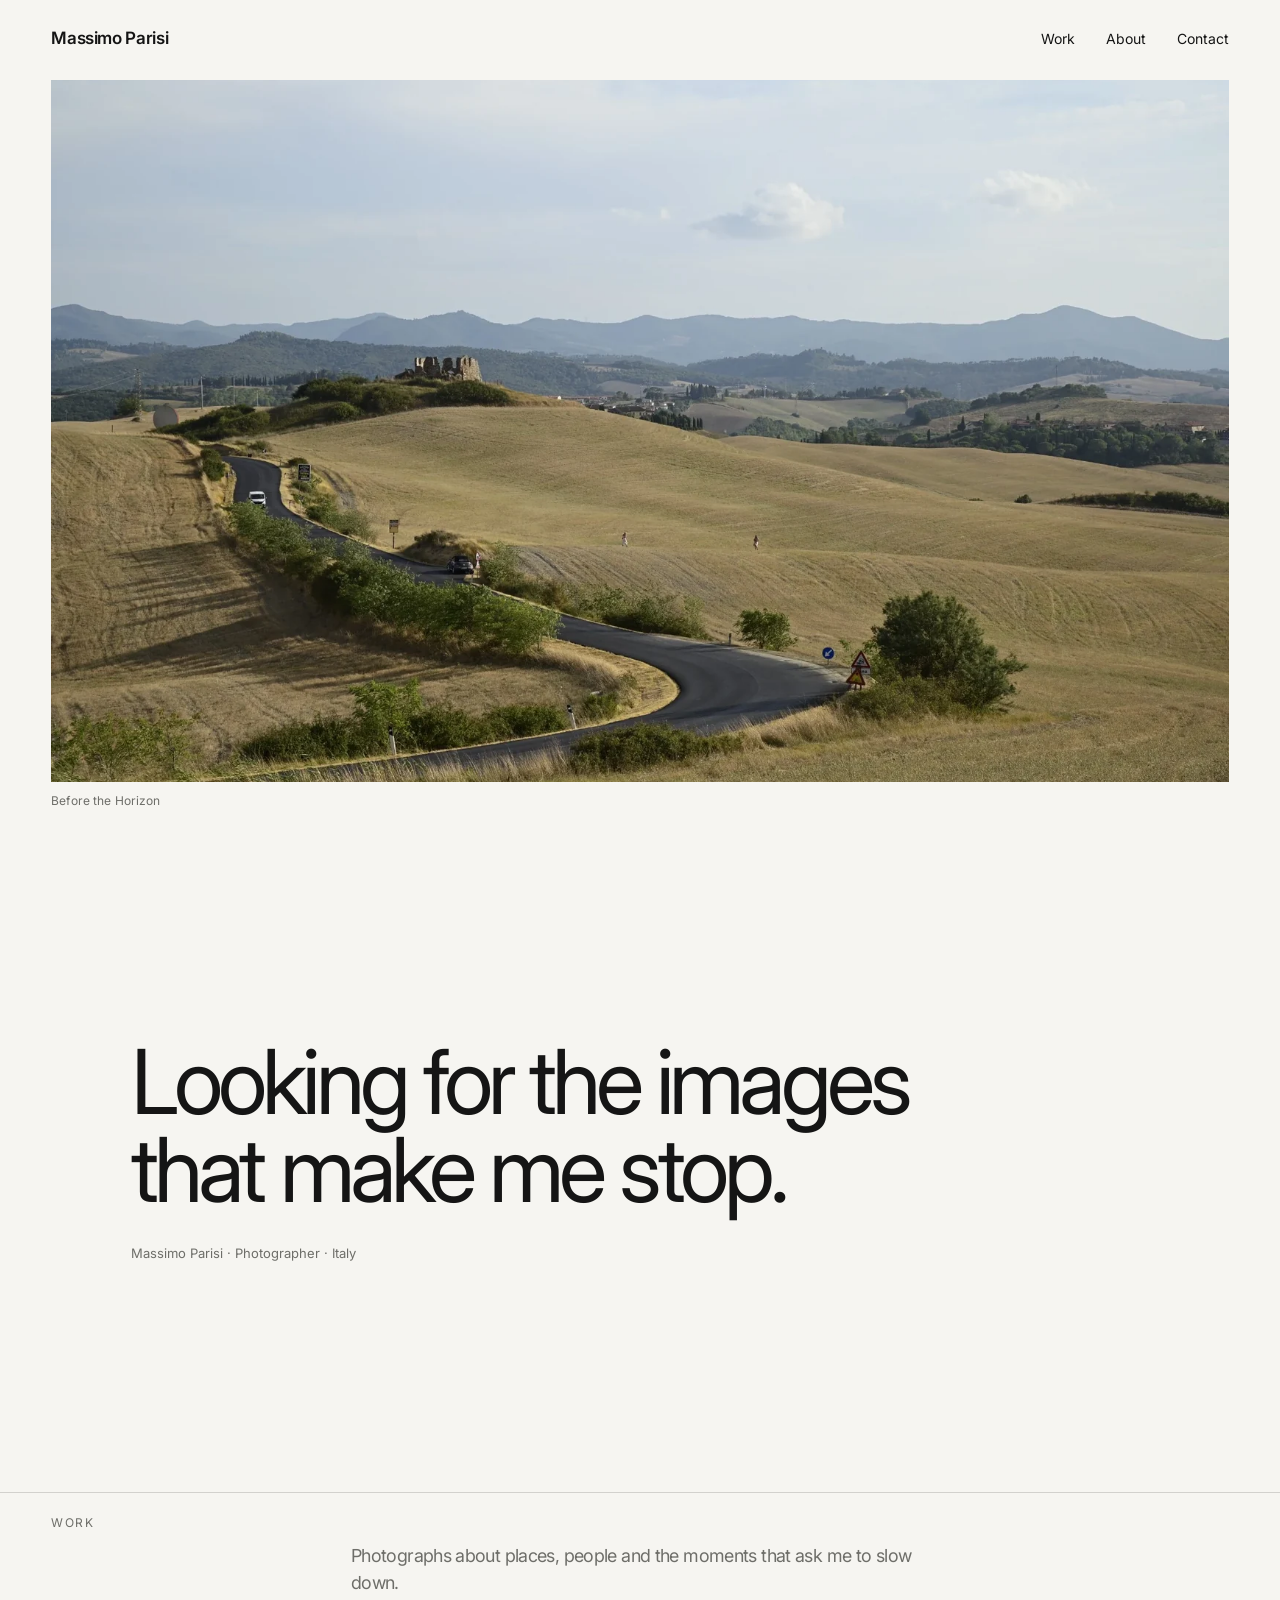
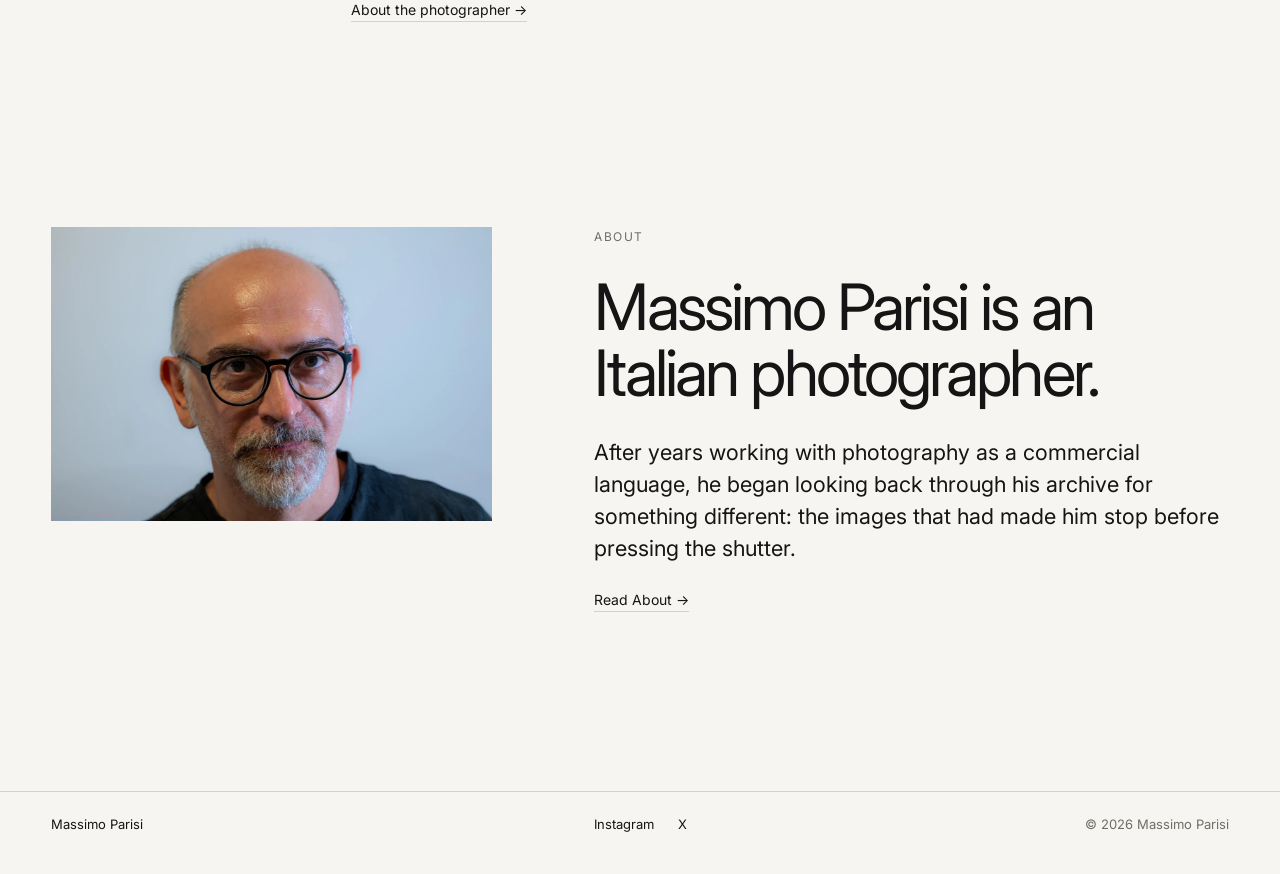
<file: index.html>
<!doctype html>
<html lang="en">
<head>
  <meta charset="utf-8">
  <meta name="viewport" content="width=device-width, initial-scale=1">
  <meta name="author" content="Massimo Parisi">
  <meta name="robots" content="index,follow,max-image-preview:large">
  <meta name="description" content="Discover Project Zero, the personal fine-art and travel photography of Italian photographer Massimo Parisi. Photographs of places, people and quiet moments.">
  <title>Massimo Parisi | Fine Art & Travel Photographer</title>
  <link rel="preload" href="assets/prima-dell-orizzonte.webp" as="image">
  <link rel="stylesheet" href="styles.css">

  <link rel="canonical" href="https://massimoparisiph.com/">
  <meta property="og:type" content="website">
  <meta property="og:site_name" content="Massimo Parisi">
  <meta property="og:title" content="Massimo Parisi | Fine Art & Travel Photographer">
  <meta property="og:description" content="Discover Project Zero, the personal fine-art and travel photography of Italian photographer Massimo Parisi. Photographs of places, people and quiet moments.">
  <meta property="og:url" content="https://massimoparisiph.com/">
  <meta name="twitter:card" content="summary_large_image">
  <meta name="twitter:title" content="Massimo Parisi | Fine Art & Travel Photographer">
  <meta name="twitter:description" content="Discover Project Zero, the personal fine-art and travel photography of Italian photographer Massimo Parisi. Photographs of places, people and quiet moments.">
  <meta property="og:image" content="https://massimoparisiph.com/assets/prima-dell-orizzonte.webp">
  <meta property="og:image:alt" content="Photograph by Massimo Parisi">
  <meta name="twitter:image" content="https://massimoparisiph.com/assets/prima-dell-orizzonte.webp">
  <script type="application/ld+json">
  {
    "@context": "https://schema.org",
    "@type": "Person",
    "name": "Massimo Parisi",
    "url": "https://massimoparisiph.com/",
    "jobTitle": "Photographer",
    "nationality": "Italian",
    "sameAs": [
      "https://www.instagram.com/massimoparisiph/",
      "https://x.com/MassimoparisiPh"
    ]
  }
  </script>
  <link rel="icon" href="/favicon.ico" sizes="any">
  <link rel="icon" type="image/png" href="/favicon-32.png" sizes="32x32">
  <link rel="apple-touch-icon" href="/apple-touch-icon.png">
  <link rel="manifest" href="/site.webmanifest">
</head>
<body>
  <header class="site-header">
    <a class="wordmark" href="#top" aria-label="Massimo Parisi home">Massimo Parisi</a>
    <nav aria-label="Primary navigation">
      <a href="work.html">Work</a>
      <a href="about.html">About</a>
      <a href="contact.html">Contact</a>
    </nav>
  </header>

  <main id="top">
    <section class="hero" aria-labelledby="hero-caption">
      <figure>
        <img decoding="async"
          src="assets/prima-dell-orizzonte.webp"
          alt="A winding road crossing a broad landscape toward distant hills."
          width="2048"
          height="1362"
          fetchpriority="high">
        <figcaption id="hero-caption">Before the Horizon</figcaption>
      </figure>
    </section>

    <section class="statement" aria-label="Photographic statement">
      <p>Looking for the images<br>that make me stop.</p>
      <span>Massimo Parisi · Photographer · Italy</span>
    </section>

    <section id="work" class="work-intro">
      <div class="eyebrow">Work</div>
      <div class="work-copy">
        <p>Photographs about places, people and the moments that ask me to slow down.</p>
        <a class="quiet-link" href="about.html">About the photographer →</a>
      </div>
    </section>

    <section class="about">
      <div class="about-image">
        <img decoding="async"
          src="assets/massimo-parisi.webp"
          alt="Portrait of Massimo Parisi."
          width="900"
          height="900"
          loading="lazy">
      </div>
      <div class="about-copy">
        <div class="eyebrow">About</div>
        <h1>Massimo Parisi is an Italian photographer.</h1>
        <p>After years working with photography as a commercial language, he began looking back through his archive for something different: the images that had made him stop before pressing the shutter.</p>
        <a class="quiet-link" href="about.html">Read About →</a>
        
      </div>
    </section>
  </main>

  <footer id="contact">
    <div class="footer-name">Massimo Parisi</div>
    <div class="footer-links">
      <a href="https://www.instagram.com/massimoparisiph/" rel="me noopener noreferrer" target="_blank">Instagram</a>
      <a href="https://x.com/MassimoparisiPh" rel="me noopener noreferrer" target="_blank">X</a>
    </div>
    <div class="copyright">© <span id="year">2026</span> Massimo Parisi</div>
  </footer>

  <script>
    document.getElementById('year').textContent = new Date().getFullYear();
  </script>
  <!-- Cloudflare Web Analytics --><script type='module' src='https://static.cloudflareinsights.com/beacon.min.js' data-cf-beacon='{"token": "865055e813044ec399b08522a25a4946"}'></script><!-- End Cloudflare Web Analytics -->
</body>
</html>
</file>
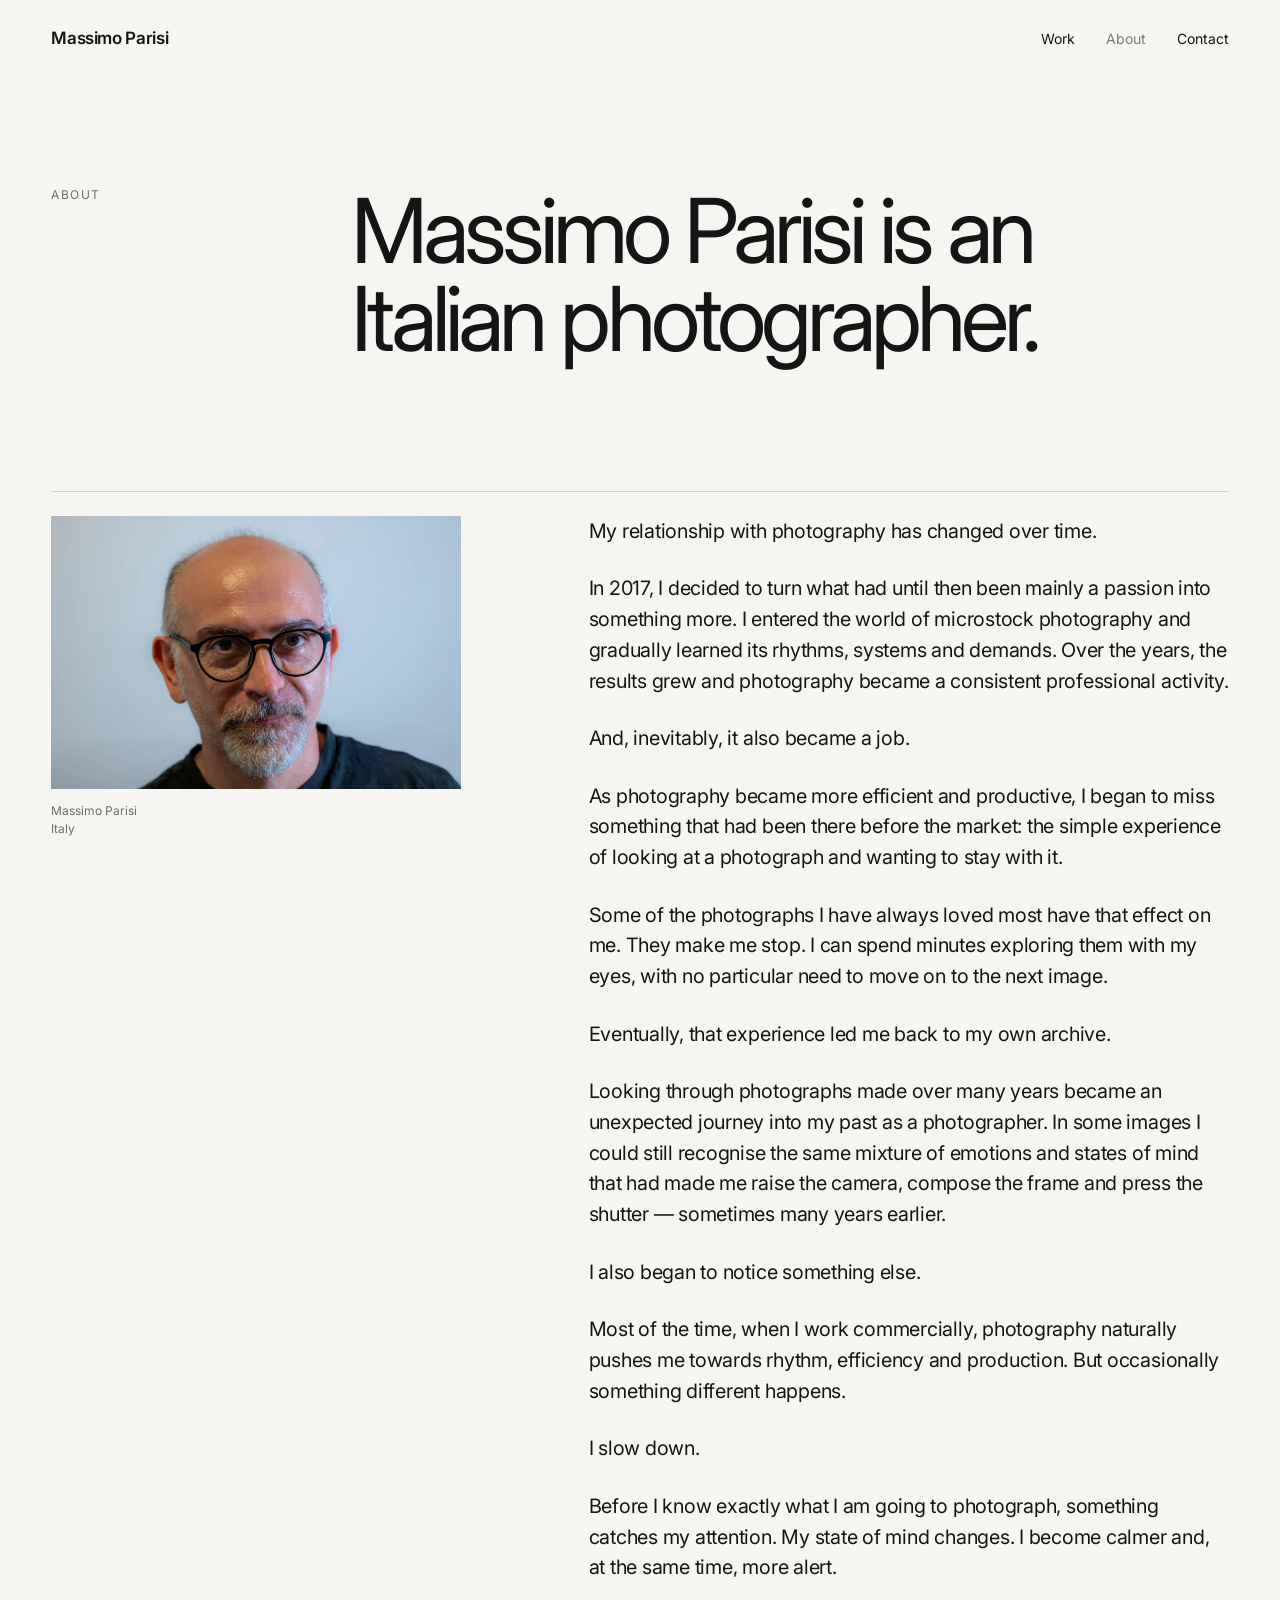
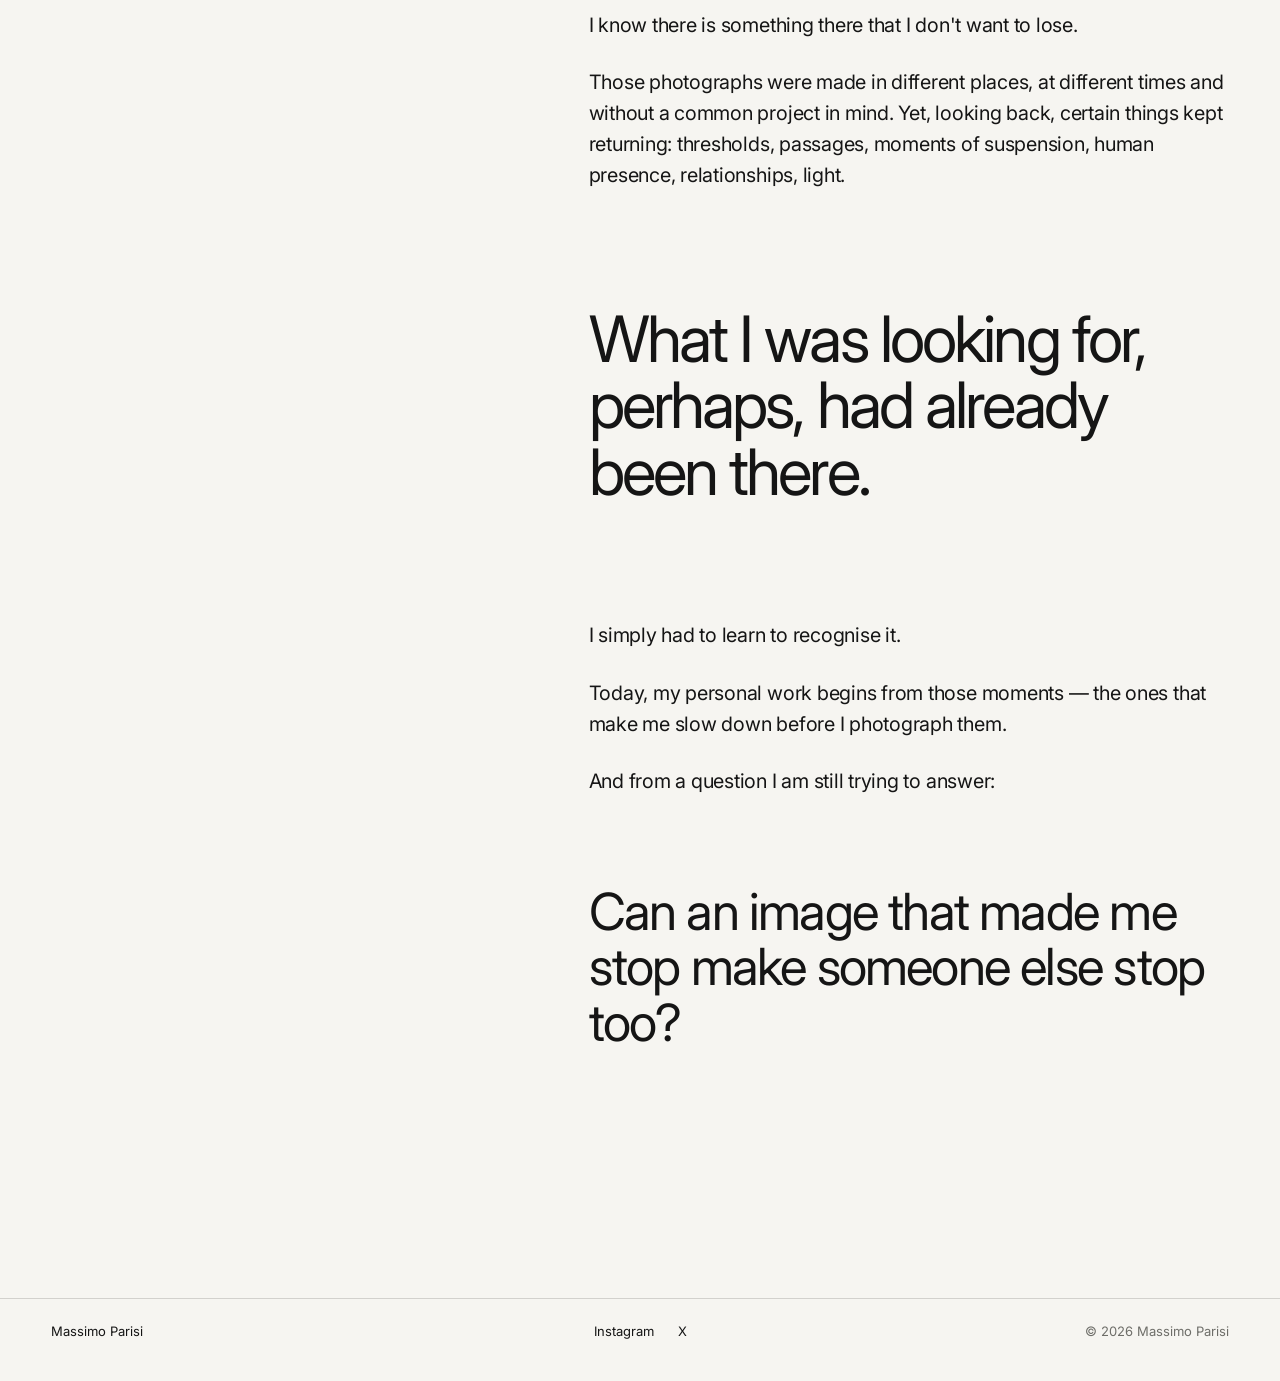
<file: about.html>
<!doctype html>
<html lang="en">
<head>
  <meta charset="utf-8">
  <meta name="viewport" content="width=device-width, initial-scale=1">
  <meta name="author" content="Massimo Parisi">
  <meta name="robots" content="index,follow,max-image-preview:large">
  <meta name="description" content="Meet Massimo Parisi, an Italian photographer exploring personal fine-art photography through Project Zero, from travel and street scenes to intimate moments.">
  <title>About Massimo Parisi | Italian Fine Art Photographer</title>
  <link rel="stylesheet" href="styles.css">

  <link rel="canonical" href="https://massimoparisiph.com/about.html">
  <meta property="og:type" content="profile">
  <meta property="og:site_name" content="Massimo Parisi">
  <meta property="og:title" content="About Massimo Parisi | Italian Fine Art Photographer">
  <meta property="og:description" content="Meet Massimo Parisi, an Italian photographer exploring personal fine-art photography through Project Zero, from travel and street scenes to intimate moments.">
  <meta property="og:url" content="https://massimoparisiph.com/about.html">
  <meta name="twitter:card" content="summary_large_image">
  <meta name="twitter:title" content="About Massimo Parisi | Italian Fine Art Photographer">
  <meta name="twitter:description" content="Meet Massimo Parisi, an Italian photographer exploring personal fine-art photography through Project Zero, from travel and street scenes to intimate moments.">
  <meta property="og:image" content="https://massimoparisiph.com/assets/massimo-parisi.webp">
  <meta property="og:image:alt" content="Photograph by Massimo Parisi">
  <meta name="twitter:image" content="https://massimoparisiph.com/assets/massimo-parisi.webp">
  <script type="application/ld+json">
  {
    "@context": "https://schema.org",
    "@type": "Person",
    "name": "Massimo Parisi",
    "url": "https://massimoparisiph.com/",
    "jobTitle": "Photographer",
    "nationality": "Italian",
    "sameAs": [
      "https://www.instagram.com/massimoparisiph/",
      "https://x.com/MassimoparisiPh"
    ]
  }
  </script>
  <link rel="icon" href="/favicon.ico" sizes="any">
  <link rel="icon" type="image/png" href="/favicon-32.png" sizes="32x32">
  <link rel="apple-touch-icon" href="/apple-touch-icon.png">
  <link rel="manifest" href="/site.webmanifest">
</head>
<body>
  <header class="site-header">
    <a class="wordmark" href="index.html">Massimo Parisi</a>
    <nav aria-label="Primary navigation">
      <a href="work.html">Work</a>
      <a href="about.html" aria-current="page">About</a>
      <a href="contact.html">Contact</a>
    </nav>
  </header>

  <main class="about-page">
    <section class="about-page-head">
      <div class="eyebrow">About</div>
      <h1>Massimo Parisi is an Italian photographer.</h1>
    </section>

    <section class="about-page-layout">
      <aside class="about-page-portrait">
        <img decoding="async" src="assets/massimo-parisi.webp" alt="Portrait of Massimo Parisi." width="900" height="900" loading="lazy">
        <p>Massimo Parisi<br>Italy</p>
      </aside>

      <article class="about-story">
        <p>My relationship with photography has changed over time.</p>

<p>In 2017, I decided to turn what had until then been mainly a passion into something more. I entered the world of microstock photography and gradually learned its rhythms, systems and demands. Over the years, the results grew and photography became a consistent professional activity.</p>

<p>And, inevitably, it also became a job.</p>

<p>As photography became more efficient and productive, I began to miss something that had been there before the market: the simple experience of looking at a photograph and wanting to stay with it.</p>

<p>Some of the photographs I have always loved most have that effect on me. They make me stop. I can spend minutes exploring them with my eyes, with no particular need to move on to the next image.</p>

<p>Eventually, that experience led me back to my own archive.</p>

<p>Looking through photographs made over many years became an unexpected journey into my past as a photographer. In some images I could still recognise the same mixture of emotions and states of mind that had made me raise the camera, compose the frame and press the shutter — sometimes many years earlier.</p>

<p>I also began to notice something else.</p>

<p>Most of the time, when I work commercially, photography naturally pushes me towards rhythm, efficiency and production. But occasionally something different happens.</p>

<p>I slow down.</p>

<p>Before I know exactly what I am going to photograph, something catches my attention. My state of mind changes. I become calmer and, at the same time, more alert.</p>

<p>I know there is something there that I don't want to lose.</p>

<p>Those photographs were made in different places, at different times and without a common project in mind. Yet, looking back, certain things kept returning: thresholds, passages, moments of suspension, human presence, relationships, light.</p>

<p class="pullquote">What I was looking for, perhaps, had already been there.</p>

<p>I simply had to learn to recognise it.</p>

<p>Today, my personal work begins from those moments — the ones that make me slow down before I photograph them.</p>

<p>And from a question I am still trying to answer:</p>

<p class="closing-question">Can an image that made me stop make someone else stop too?</p>
      </article>
    </section>
  </main>

  <footer id="contact">
    <div class="footer-name">Massimo Parisi</div>
    <div class="footer-links">
      <a href="https://www.instagram.com/massimoparisiph/" rel="me noopener noreferrer" target="_blank">Instagram</a>
      <a href="https://x.com/MassimoparisiPh" rel="me noopener noreferrer" target="_blank">X</a>
    </div>
    <div class="copyright">© <span id="year">2026</span> Massimo Parisi</div>
  </footer>

  <script>
    document.getElementById('year').textContent = new Date().getFullYear();
  </script>
<!-- Cloudflare Web Analytics --><script type='module' src='https://static.cloudflareinsights.com/beacon.min.js' data-cf-beacon='{"token": "865055e813044ec399b08522a25a4946"}'></script><!-- End Cloudflare Web Analytics -->
</body>
</html>
</file>
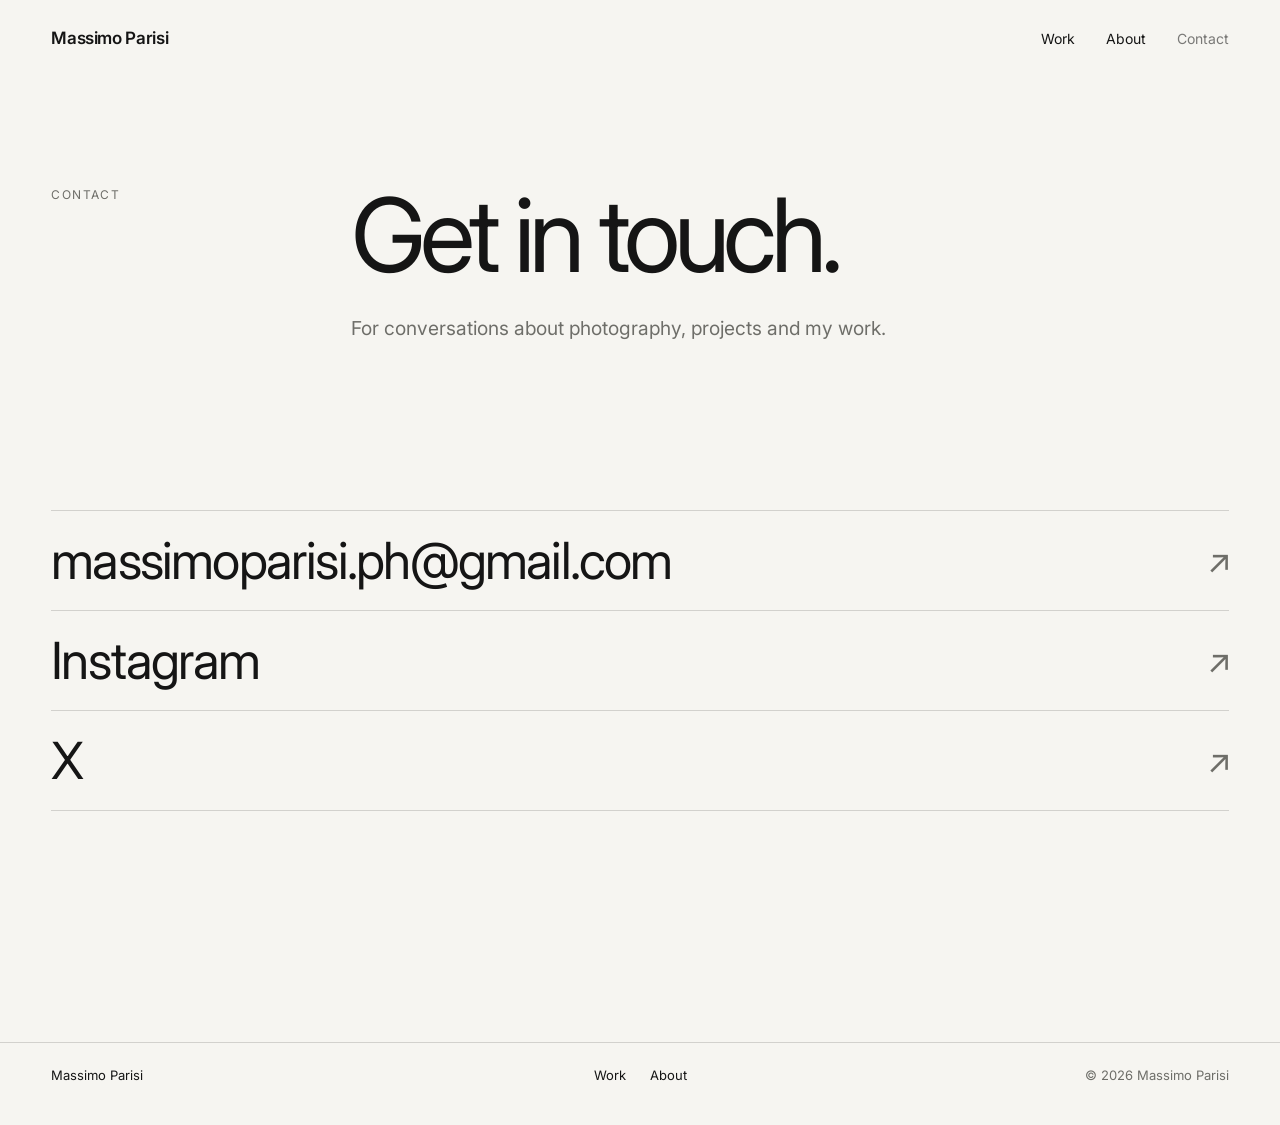
<file: contact.html>
<!doctype html>
<html lang="en">
<head>
  <meta charset="utf-8">
  <meta name="viewport" content="width=device-width, initial-scale=1">
  <meta name="description" content="Contact Italian fine-art and travel photographer Massimo Parisi about his photographic work, Project Zero and creative collaborations.">
  <meta name="author" content="Massimo Parisi">
  <meta name="robots" content="index,follow,max-image-preview:large">
  <title>Contact Massimo Parisi | Photographer</title>
  <link rel="stylesheet" href="styles.css">

  <link rel="canonical" href="https://massimoparisiph.com/contact.html">
  <meta property="og:type" content="website">
  <meta property="og:site_name" content="Massimo Parisi">
  <meta property="og:title" content="Contact Massimo Parisi | Photographer">
  <meta property="og:description" content="Contact Italian fine-art and travel photographer Massimo Parisi about his photographic work, Project Zero and creative collaborations.">
  <meta property="og:url" content="https://massimoparisiph.com/contact.html">
  <meta name="twitter:card" content="summary_large_image">
  <meta name="twitter:title" content="Contact Massimo Parisi | Photographer">
  <meta name="twitter:description" content="Contact Italian fine-art and travel photographer Massimo Parisi about his photographic work, Project Zero and creative collaborations.">
  <meta property="og:image" content="https://massimoparisiph.com/assets/massimo-parisi.webp">
  <meta property="og:image:alt" content="Photograph by Massimo Parisi">
  <meta name="twitter:image" content="https://massimoparisiph.com/assets/massimo-parisi.webp">
  <script type="application/ld+json">
  {
    "@context": "https://schema.org",
    "@type": "Person",
    "name": "Massimo Parisi",
    "url": "https://massimoparisiph.com/",
    "jobTitle": "Photographer",
    "nationality": "Italian",
    "sameAs": [
      "https://www.instagram.com/massimoparisiph/",
      "https://x.com/MassimoparisiPh"
    ]
  }
  </script>
  <link rel="icon" href="/favicon.ico" sizes="any">
  <link rel="icon" type="image/png" href="/favicon-32.png" sizes="32x32">
  <link rel="apple-touch-icon" href="/apple-touch-icon.png">
  <link rel="manifest" href="/site.webmanifest">
</head>
<body>
  <header class="site-header">
    <a class="wordmark" href="index.html">Massimo Parisi</a>
    <nav aria-label="Primary navigation">
      <a href="work.html">Work</a>
      <a href="about.html">About</a>
      <a href="contact.html" aria-current="page">Contact</a>
    </nav>
  </header>

  <main class="contact-page">
    <section class="contact-head">
      <div class="eyebrow">Contact</div>
      <div class="contact-copy">
        <h1>Get in touch.</h1>
        <p>For conversations about photography, projects and my work.</p>
      </div>
    </section>

    <section class="contact-links" aria-label="Contact links">
      <a href="mailto:massimoparisi.ph@gmail.com">
        <span>massimoparisi.ph@gmail.com</span><span aria-hidden="true">↗</span>
      </a>
      <a href="https://www.instagram.com/massimoparisiph/" rel="me noopener noreferrer" target="_blank">
        <span>Instagram</span><span aria-hidden="true">↗</span>
      </a>
      <a href="https://x.com/MassimoparisiPh" rel="me noopener noreferrer" target="_blank">
        <span>X</span><span aria-hidden="true">↗</span>
      </a>
    </section>
  </main>

  <footer>
    <div class="footer-name">Massimo Parisi</div>
    <div class="footer-links">
      <a href="work.html">Work</a>
      <a href="about.html">About</a>
    </div>
    <div class="copyright">© <span id="year">2026</span> Massimo Parisi</div>
  </footer>

  <script>document.getElementById('year').textContent = new Date().getFullYear();</script>
<!-- Cloudflare Web Analytics --><script type='module' src='https://static.cloudflareinsights.com/beacon.min.js' data-cf-beacon='{"token": "865055e813044ec399b08522a25a4946"}'></script><!-- End Cloudflare Web Analytics -->
</body>
</html>
</file>
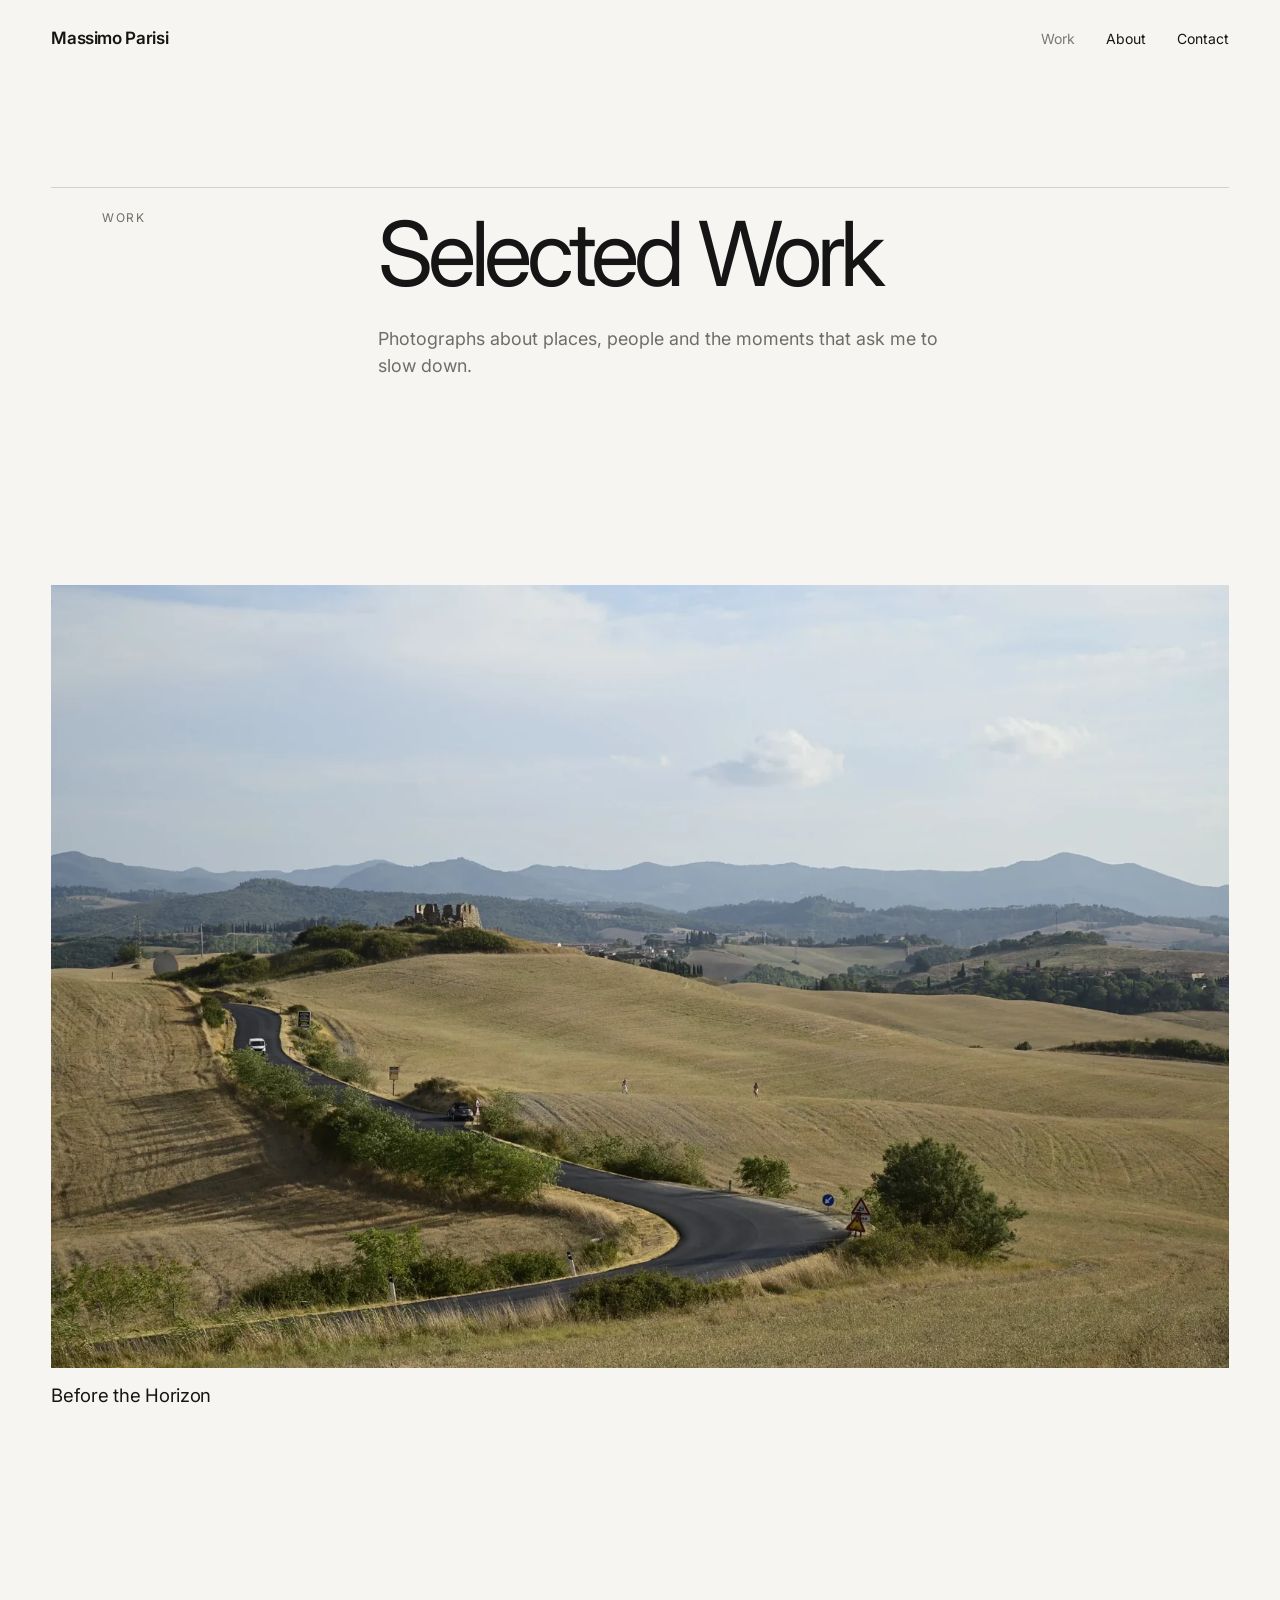
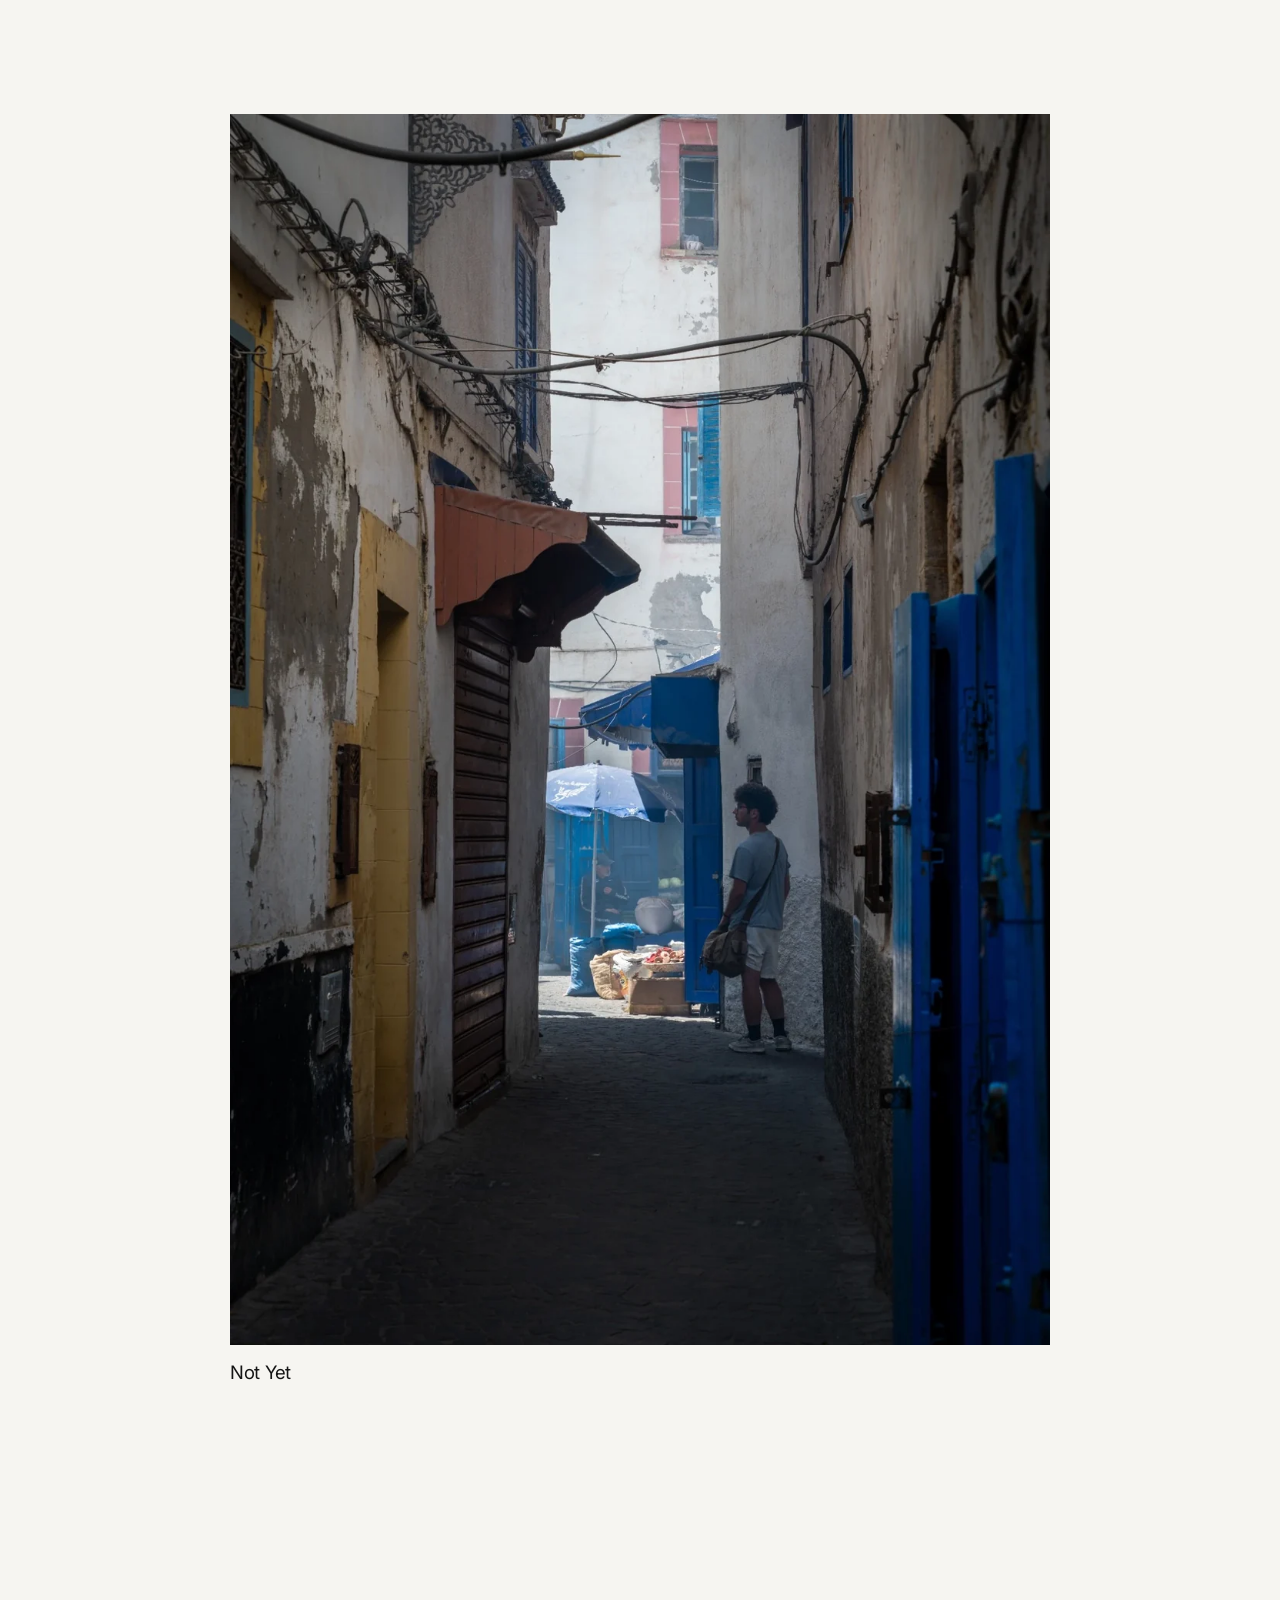
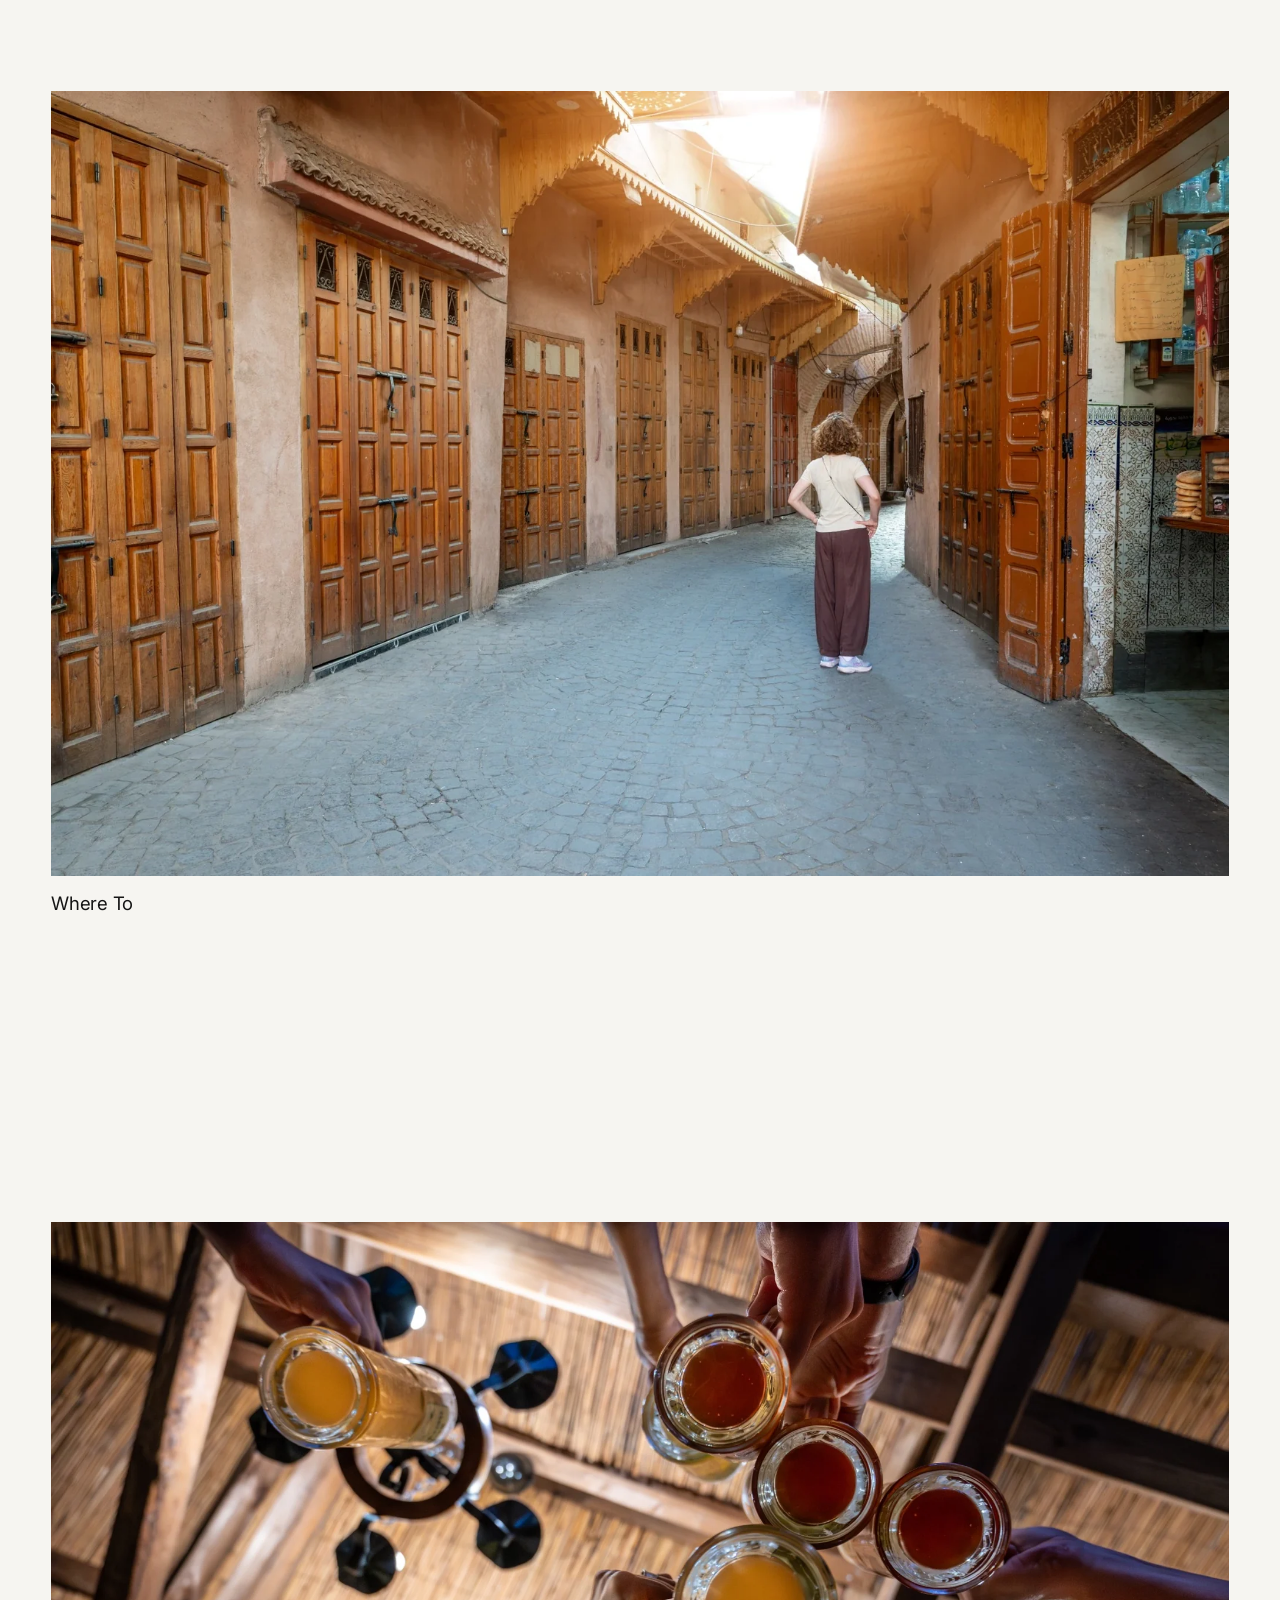
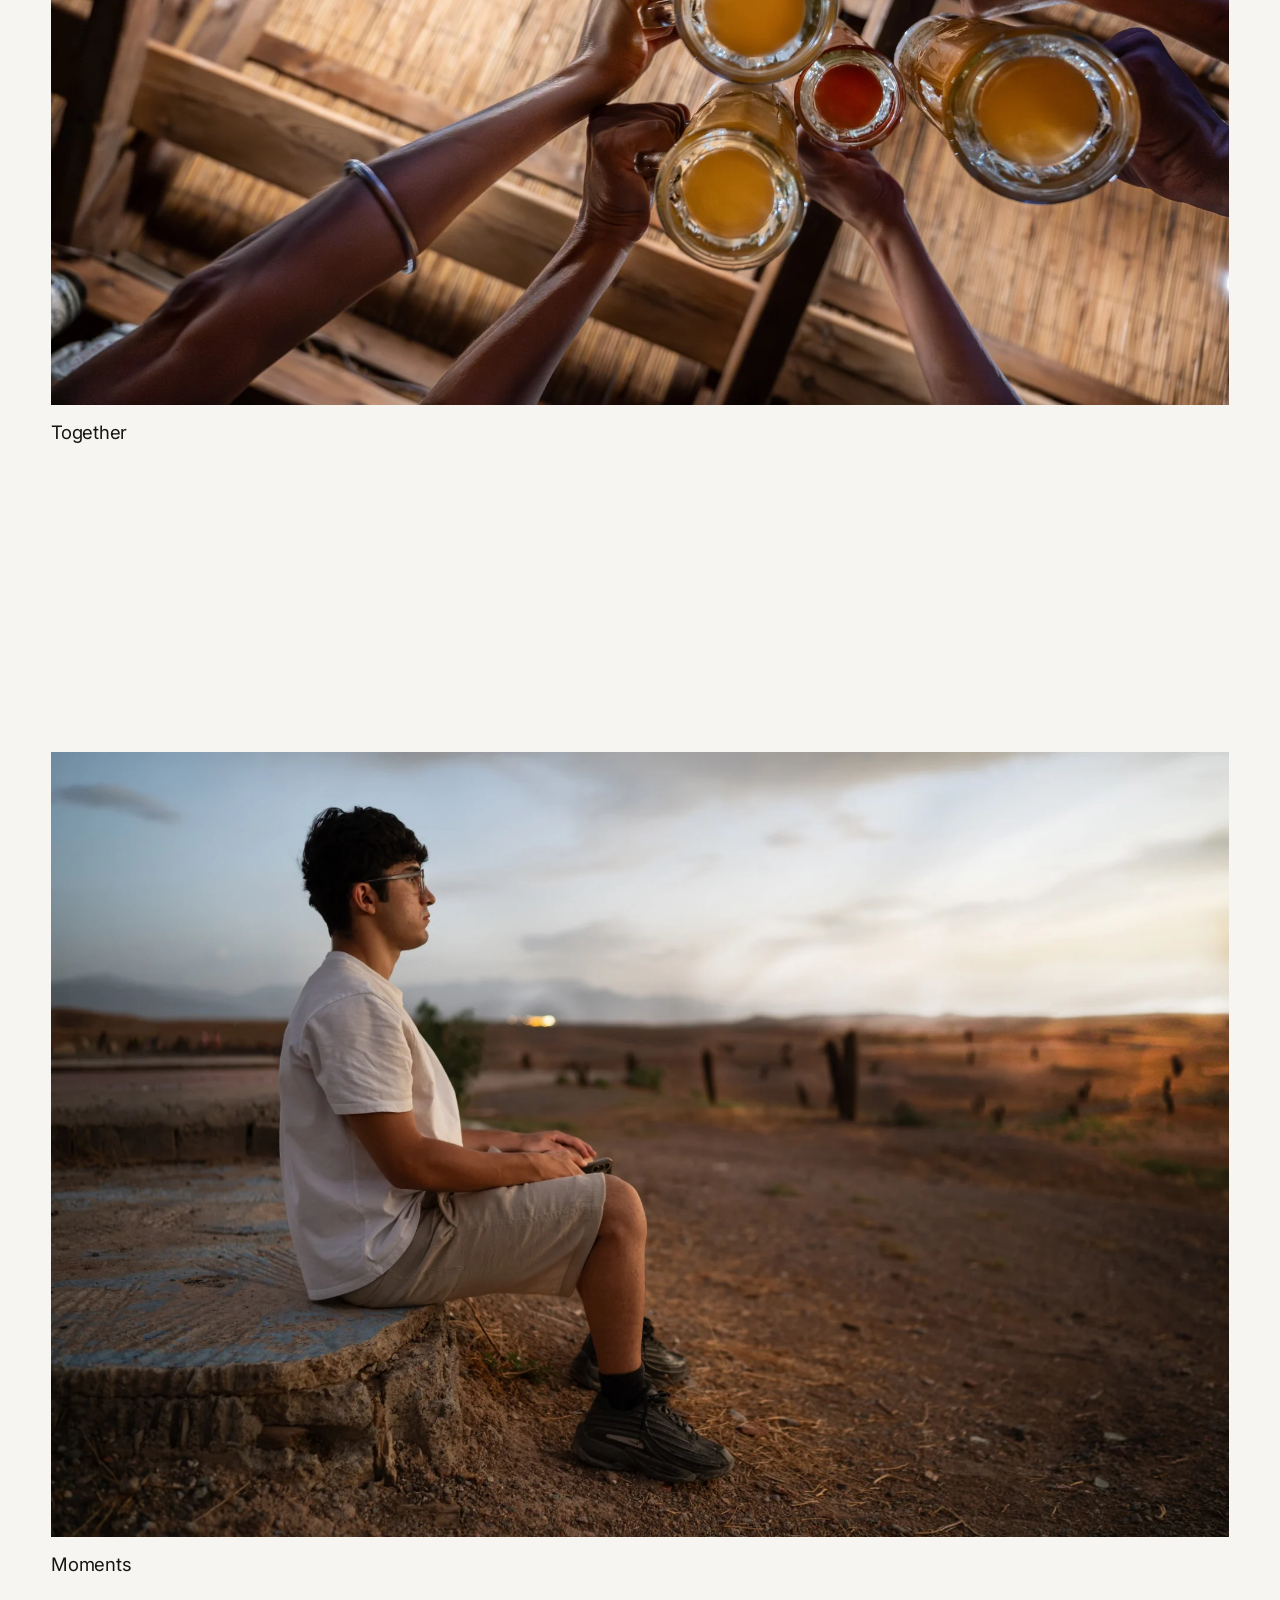
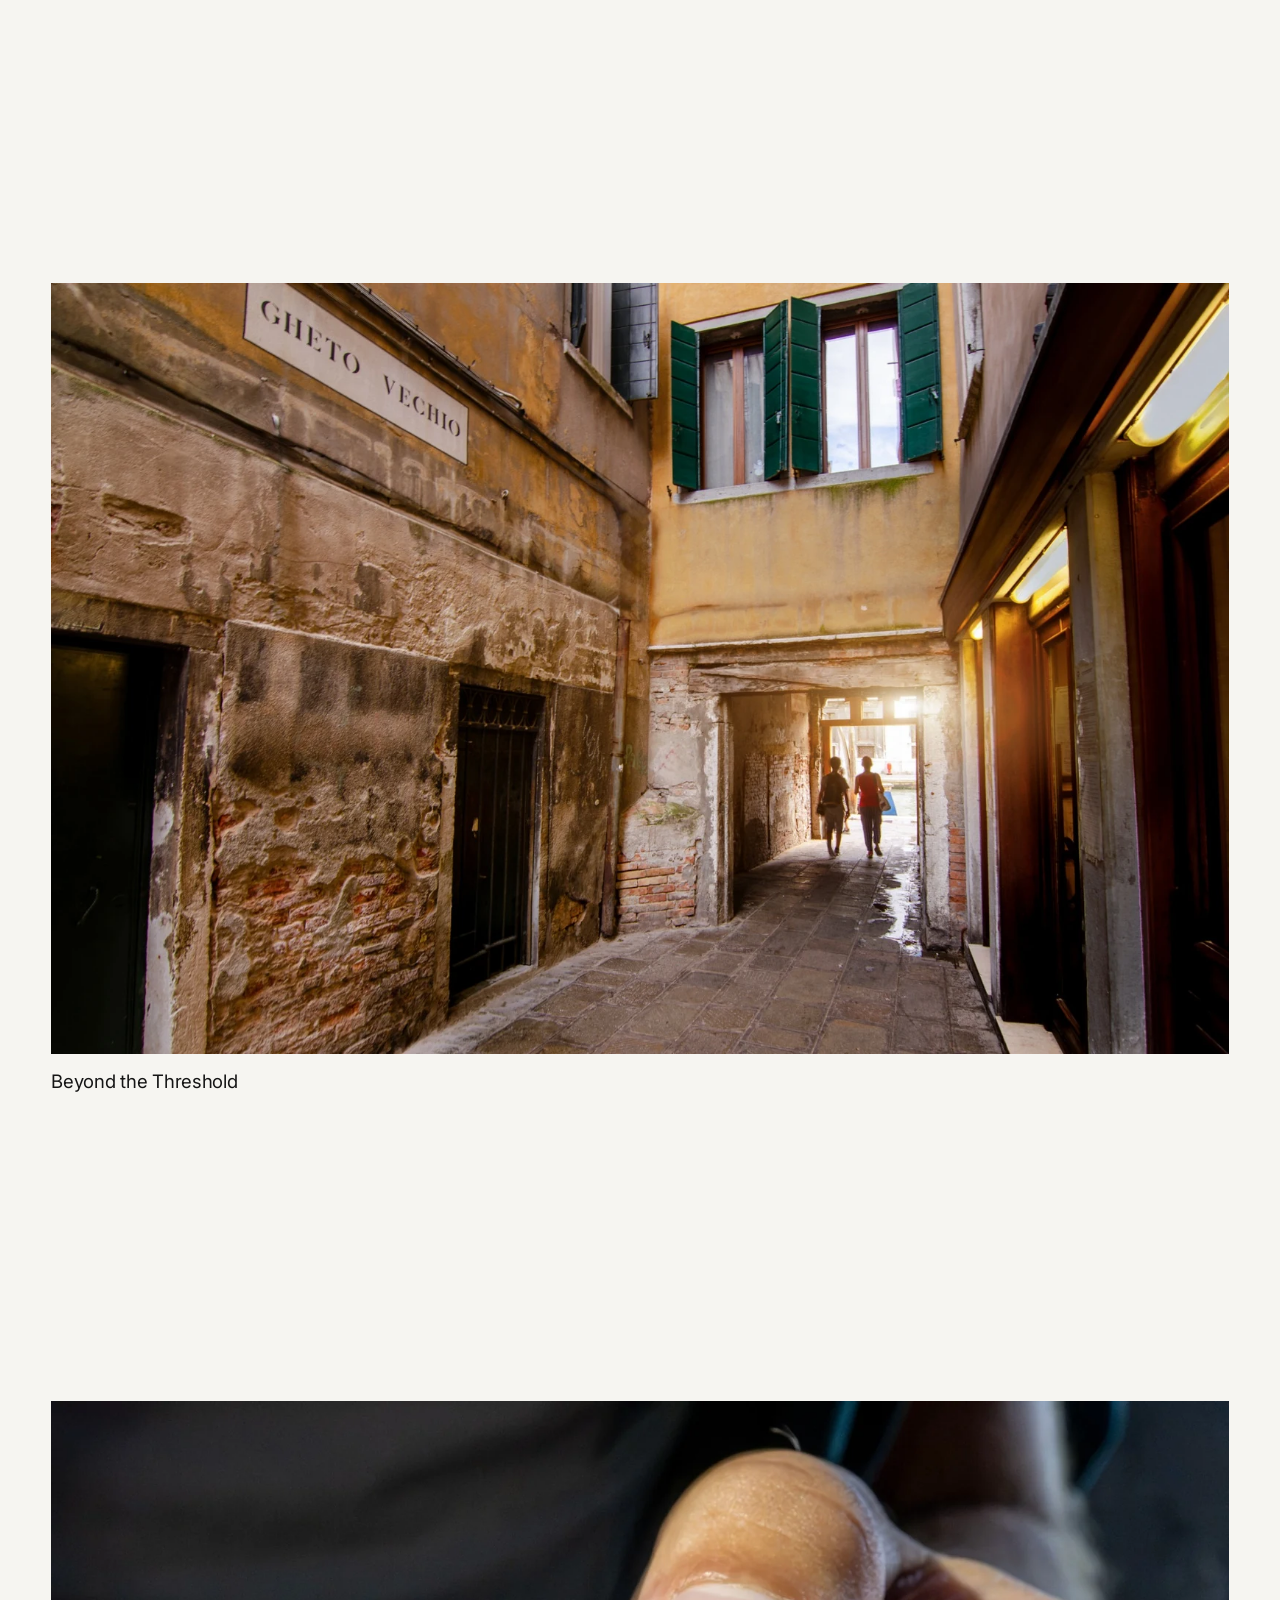
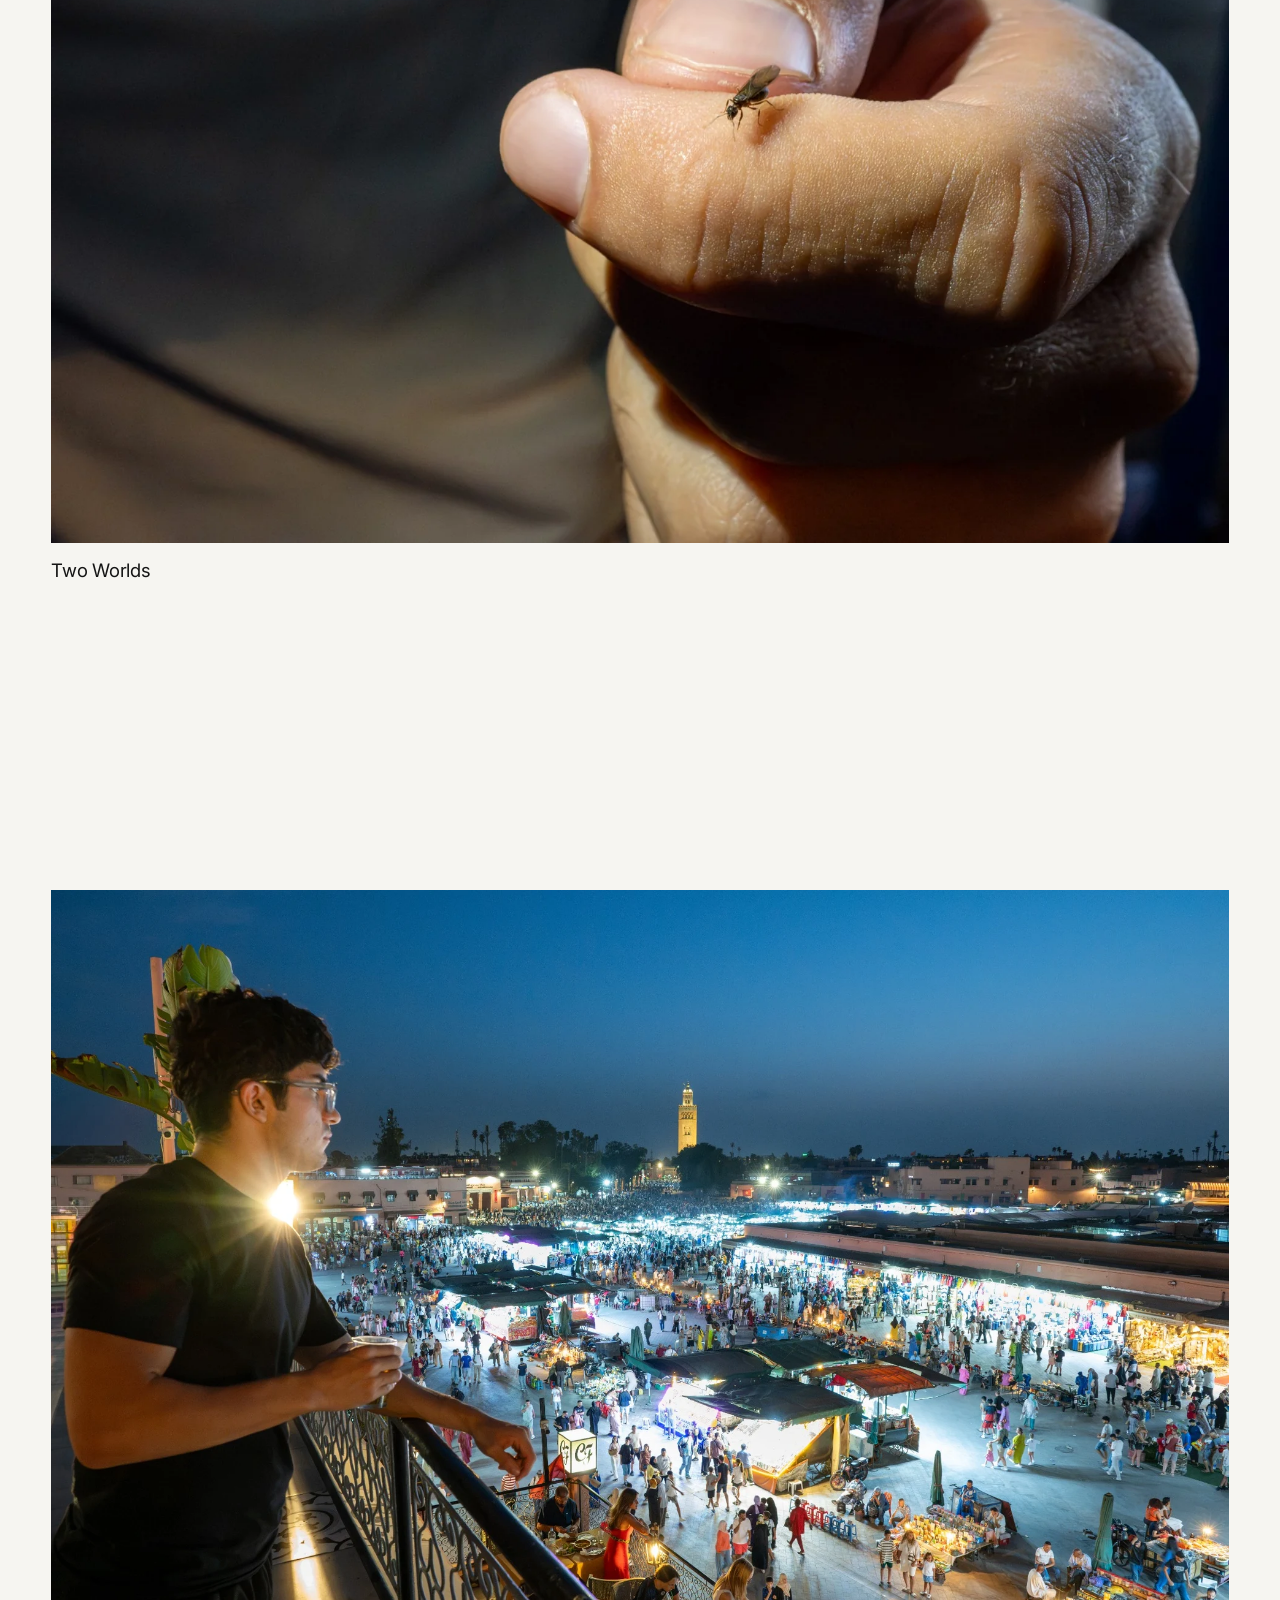
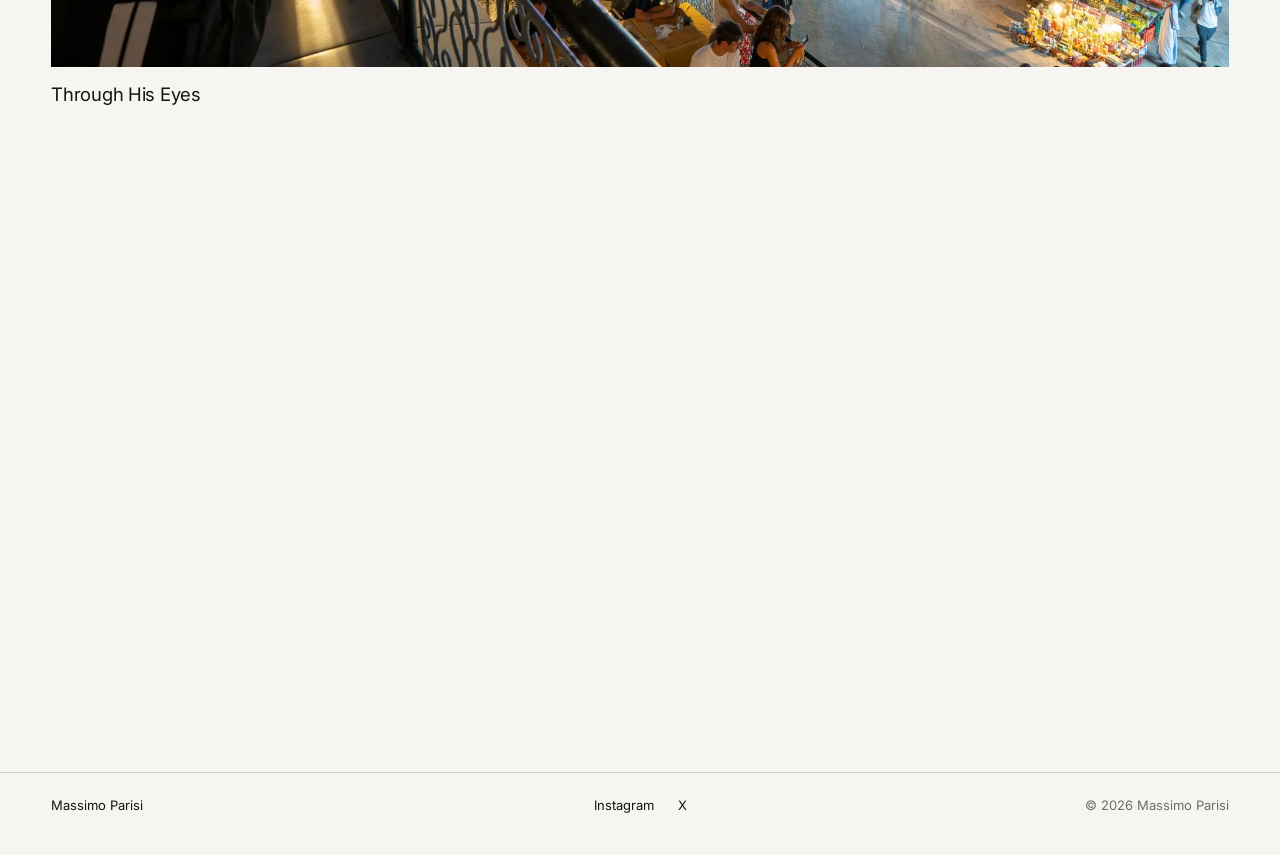
<file: work.html>
<!doctype html><html lang="en"><head><meta charset="utf-8"><meta name="viewport" content="width=device-width, initial-scale=1">
  <meta name="author" content="Massimo Parisi">
  <meta name="robots" content="index,follow,max-image-preview:large"><meta name="description" content="Explore Project Zero: selected fine-art, street and travel photographs by Massimo Parisi, reflecting on human presence, journeys and moments of stillness."><title>Fine Art Photography Portfolio | Massimo Parisi</title><link rel="stylesheet" href="styles.css">
  <link rel="canonical" href="https://massimoparisiph.com/work.html">
  <meta property="og:type" content="website">
  <meta property="og:site_name" content="Massimo Parisi">
  <meta property="og:title" content="Fine Art Photography Portfolio | Massimo Parisi">
  <meta property="og:description" content="Explore Project Zero: selected fine-art, street and travel photographs by Massimo Parisi, reflecting on human presence, journeys and moments of stillness.">
  <meta property="og:url" content="https://massimoparisiph.com/work.html">
  <meta name="twitter:card" content="summary_large_image">
  <meta name="twitter:title" content="Fine Art Photography Portfolio | Massimo Parisi">
  <meta name="twitter:description" content="Explore Project Zero: selected fine-art, street and travel photographs by Massimo Parisi, reflecting on human presence, journeys and moments of stillness.">
  <meta property="og:image" content="https://massimoparisiph.com/assets/prima-dell-orizzonte.webp">
  <meta property="og:image:alt" content="Photograph by Massimo Parisi">
  <meta name="twitter:image" content="https://massimoparisiph.com/assets/prima-dell-orizzonte.webp">
  <script type="application/ld+json">
  {
    "@context": "https://schema.org",
    "@type": "Person",
    "name": "Massimo Parisi",
    "url": "https://massimoparisiph.com/",
    "jobTitle": "Photographer",
    "nationality": "Italian",
    "sameAs": [
      "https://www.instagram.com/massimoparisiph/",
      "https://x.com/MassimoparisiPh"
    ]
  }
  </script>
  <link rel="icon" href="/favicon.ico" sizes="any">
  <link rel="icon" type="image/png" href="/favicon-32.png" sizes="32x32">
  <link rel="apple-touch-icon" href="/apple-touch-icon.png">
  <link rel="manifest" href="/site.webmanifest">
<!-- Cloudflare Web Analytics -->
<script defer src="https://static.cloudflareinsights.com/beacon.min.js"
data-cf-beacon='{"token":"865055e813044ec399b08522a25a4946"}'></script>
<!-- End Cloudflare Web Analytics --></head><body><header class="site-header"><a class="wordmark" href="index.html">Massimo Parisi</a><nav aria-label="Primary navigation"><a href="work.html" aria-current="page">Work</a><a href="about.html">About</a><a href="contact.html">Contact</a></nav></header><main class="work-page"><section class="work-intro"><div class="eyebrow">Work</div><div><h1>Selected Work</h1><p>Photographs about places, people and the moments that ask me to slow down.</p></div></section><section class="work-sequence" aria-label="Selected photographs"><figure class="work-item work-landscape"><img decoding="async" src="assets/prima-dell-orizzonte.webp" alt="A winding road through an expansive landscape beneath a distant horizon, photographed by Massimo Parisi." loading="lazy"><figcaption><h2>Before the Horizon</h2></figcaption></figure><figure class="work-item work-portrait"><img decoding="async" src="assets/not-yet.webp" alt="A lone figure in a narrow alley with weathered walls and blue doors, photographed by Massimo Parisi." loading="lazy"><figcaption><h2>Not Yet</h2></figcaption></figure><figure class="work-item work-landscape"><img decoding="async" src="assets/where-to.webp" alt="A solitary figure in a quiet passage framed by closed wooden doors, photographed by Massimo Parisi." loading="lazy"><figcaption><h2>Where To</h2></figcaption></figure><figure class="work-item work-landscape"><img decoding="async" src="assets/together.webp" alt="People raising their glasses together in a spontaneous moment, photographed by Massimo Parisi." loading="lazy"><figcaption><h2>Together</h2></figcaption></figure><figure class="work-item work-landscape"><img decoding="async" src="assets/moments.webp" alt="A young person sitting alone and looking over an open landscape at sunset, photographed by Massimo Parisi." loading="lazy"><figcaption><h2>Moments</h2></figcaption></figure><figure class="work-item work-landscape"><img decoding="async" src="assets/beyond-the-threshold.webp" alt="Two people walking toward daylight through a narrow passage between weathered buildings, photographed by Massimo Parisi." loading="lazy"><figcaption><h2>Beyond the Threshold</h2> </figcaption></figure><figure class="work-item work-landscape"><img decoding="async" src="assets/two-worlds.webp" alt="A tiny insect resting on a young man's hand in a close-up moment of discovery, photographed by Massimo Parisi." loading="lazy"><figcaption><h2>Two Worlds</h2></figcaption></figure><figure class="work-item work-landscape"><img decoding="async" src="assets/PZ-048_Through_His_Eyes_Web_1920.webp" alt="A young man overlooking the illuminated Jemaa el-Fnaa square in Marrakech at dusk, with crowds and market stalls below, photographed by Massimo Parisi." loading="lazy"><figcaption><h2>Through His Eyes</h2></figcaption></figure></section></main>   <footer id="contact"><div class="footer-name">Massimo Parisi</div><div class="footer-links"><a href="https://www.instagram.com/massimoparisiph/" rel="me noopener noreferrer" target="_blank">Instagram</a><a href="https://x.com/MassimoparisiPh" rel="me noopener noreferrer" target="_blank">X</a></div><div class="copyright">© <span id="year">2026</span> Massimo Parisi</div></footer><script>document.getElementById('year').textContent=new Date().getFullYear();</script></body></html>
</file>
<file: styles.css>
@import url("https://fonts.googleapis.com/css2?family=Inter:wght@400;500;600&display=swap");

:root {
  --bg: #f6f5f1;
  --text: #151515;
  --muted: #6e6e69;
  --line: rgba(21, 21, 21, .16);
  --pad: clamp(22px, 4vw, 64px);
  --content: 1580px;
}

* { box-sizing: border-box; }

html {
  scroll-behavior: smooth;
  background: var(--bg);
}

body {
  margin: 0;
  background: var(--bg);
  color: var(--text);
  font-family: "Inter", Arial, Helvetica, sans-serif;
  -webkit-font-smoothing: antialiased;
  text-rendering: optimizeLegibility;
}

a {
  color: inherit;
  text-decoration: none;
}

a:hover,
a:focus-visible {
  opacity: .58;
}

.site-header {
  width: min(var(--content), 100%);
  margin: 0 auto;
  padding: 28px var(--pad) 24px;
  display: flex;
  align-items: center;
  justify-content: space-between;
  gap: 28px;
}

.wordmark {
  font-size: 17px;
  font-weight: 600;
  letter-spacing: -.02em;
}

nav {
  display: flex;
  gap: clamp(18px, 2.4vw, 42px);
  font-size: 14px;
}

.hero {
  width: min(var(--content), 100%);
  margin: 0 auto;
  padding: 8px var(--pad) 0;
}

.hero figure {
  margin: 0;
}

.hero img {
  display: block;
  width: 100%;
  max-height: 78vh;
  object-fit: cover;
  object-position: center 52%;
}

.hero figcaption {
  margin-top: 11px;
  font-size: 12px;
  color: var(--muted);
  letter-spacing: .01em;
}

.statement {
  width: min(1120px, 100%);
  margin: clamp(120px, 18vw, 260px) auto;
  padding: 0 var(--pad);
}

.statement p {
  margin: 0 0 28px;
  font-size: clamp(42px, 7vw, 104px);
  line-height: .98;
  letter-spacing: -.055em;
  font-weight: 400;
}

.statement span {
  font-size: 13px;
  color: var(--muted);
}

.work-intro {
  width: min(var(--content), 100%);
  margin: 0 auto;
  padding: 0 var(--pad) clamp(120px, 16vw, 230px);
  display: grid;
  grid-template-columns: minmax(110px, .65fr) minmax(0, 2.1fr);
  gap: 28px;
  border-top: 1px solid var(--line);
  padding-top: 22px;
}

.eyebrow {
  font-size: 12px;
  text-transform: uppercase;
  letter-spacing: .12em;
  color: var(--muted);
}

.work-copy {
  max-width: 900px;
}

.work-copy p {
  margin: 0 0 26px;
  font-size: clamp(27px, 3.5vw, 56px);
  line-height: 1.08;
  letter-spacing: -.035em;
}

.muted {
  color: var(--muted);
}

.work-copy .muted {
  font-size: 14px;
}

.about {
  width: min(var(--content), 100%);
  margin: 0 auto;
  padding: 0 var(--pad) clamp(120px, 14vw, 210px);
  display: grid;
  grid-template-columns: minmax(260px, .82fr) minmax(320px, 1.18fr);
  gap: clamp(44px, 8vw, 130px);
  align-items: start;
}

.about-image img {
  width: min(100%, 540px);
  height: auto;
  display: block;
}

.about-copy {
  padding-top: 2px;
  max-width: 760px;
}

.about-copy h1 {
  margin: 30px 0 30px;
  font-size: clamp(34px, 5vw, 72px);
  line-height: 1.03;
  letter-spacing: -.045em;
  font-weight: 400;
}

.about-copy p {
  margin: 0 0 22px;
  font-size: clamp(18px, 1.7vw, 25px);
  line-height: 1.48;
  max-width: 680px;
}

.about-copy p.muted {
  font-size: 14px;
}

footer {
  width: min(var(--content), 100%);
  margin: 0 auto;
  padding: 24px var(--pad) 42px;
  border-top: 1px solid var(--line);
  display: grid;
  grid-template-columns: 1fr auto 1fr;
  gap: 24px;
  align-items: end;
  font-size: 13px;
}

.footer-links {
  display: flex;
  gap: 24px;
}

.copyright {
  justify-self: end;
  color: var(--muted);
}

@media (max-width: 760px) {
  .site-header {
    padding-top: 22px;
  }

  nav {
    gap: 16px;
  }

  .hero img {
    min-height: 52vh;
    max-height: 68vh;
    object-position: 48% 50%;
  }

  .statement {
    margin: 96px auto 118px;
  }

  .statement p {
    font-size: clamp(43px, 13vw, 70px);
  }

  .work-intro {
    grid-template-columns: 1fr;
    gap: 28px;
  }

  .work-copy p {
    font-size: clamp(29px, 8.5vw, 46px);
  }

  .about {
    grid-template-columns: 1fr;
    gap: 48px;
  }

  .about-image img {
    width: min(78vw, 430px);
  }

  .about-copy h1 {
    margin-top: 26px;
  }

  footer {
    grid-template-columns: 1fr;
    gap: 18px;
  }

  .copyright {
    justify-self: start;
  }
}

@media (prefers-reduced-motion: reduce) {
  html { scroll-behavior: auto; }
}


.quiet-link {
  display: inline-block;
  margin-top: 4px;
  font-size: 14px;
  border-bottom: 1px solid var(--line);
  padding-bottom: 3px;
}

@media (max-width: 760px) {
  .hero figcaption {
    margin-top: 9px;
  }

  .statement {
    margin-top: 88px;
  }
}


/* About page */
.about-page {
  width: min(var(--content), 100%);
  margin: 0 auto;
  padding: clamp(70px, 9vw, 150px) var(--pad) clamp(120px, 14vw, 210px);
}

.about-page-head {
  display: grid;
  grid-template-columns: minmax(110px, .65fr) minmax(0, 2.1fr);
  gap: 28px;
  padding-bottom: clamp(70px, 10vw, 150px);
}

.about-page-head h1 {
  max-width: 980px;
  margin: 0;
  font-size: clamp(48px, 7vw, 110px);
  line-height: .98;
  letter-spacing: -.055em;
  font-weight: 400;
}

.about-page-layout {
  display: grid;
  grid-template-columns: minmax(240px, .78fr) minmax(0, 1.22fr);
  gap: clamp(55px, 10vw, 160px);
  align-items: start;
  border-top: 1px solid var(--line);
  padding-top: 24px;
}

.about-page-portrait {
  position: sticky;
  top: 28px;
}

.about-page-portrait img {
  display: block;
  width: min(100%, 470px);
  height: auto;
}

.about-page-portrait p {
  margin: 13px 0 0;
  font-size: 12px;
  line-height: 1.5;
  color: var(--muted);
}

.about-story {
  max-width: 760px;
}

.about-story p {
  margin: 0 0 1.35em;
  font-size: clamp(18px, 1.55vw, 24px);
  line-height: 1.55;
  letter-spacing: -.012em;
}

.about-story .pullquote {
  margin: clamp(70px, 9vw, 120px) 0;
  max-width: 900px;
  font-size: clamp(38px, 5vw, 72px);
  line-height: 1.04;
  letter-spacing: -.045em;
}

.about-story .closing-question {
  margin-top: 1.7em;
  font-size: clamp(30px, 4vw, 58px);
  line-height: 1.08;
  letter-spacing: -.035em;
}

nav a[aria-current="page"] {
  opacity: .55;
}

@media (max-width: 760px) {
  .about-page {
    padding-top: 72px;
  }

  .about-page-head {
    grid-template-columns: 1fr;
    gap: 28px;
    padding-bottom: 80px;
  }

  .about-page-head h1 {
    font-size: clamp(47px, 13vw, 72px);
  }

  .about-page-layout {
    grid-template-columns: 1fr;
    gap: 62px;
  }

  .about-page-portrait {
    position: static;
  }

  .about-page-portrait img {
    width: min(78vw, 420px);
  }

  .about-story .pullquote {
    margin: 72px 0;
  }
}

/* Work page */
.work-page{width:min(var(--content),100%);margin:0 auto;padding:clamp(70px,9vw,150px) var(--pad) clamp(150px,18vw,280px)}.work-intro{display:grid;grid-template-columns:minmax(110px,.65fr) minmax(0,2.1fr);gap:28px;padding-bottom:clamp(120px,16vw,230px)}.work-intro h1{margin:0;font-size:clamp(48px,7vw,110px);line-height:.98;letter-spacing:-.055em;font-weight:400}.work-intro p{max-width:590px;margin:28px 0 0;font-size:clamp(17px,1.4vw,22px);line-height:1.5;color:var(--muted)}.work-sequence{display:flex;flex-direction:column;gap:clamp(160px,24vw,380px)}.work-item{margin:0}.work-item img{display:block;width:100%;height:auto}.work-landscape{width:min(100%,1220px)}.work-portrait{width:min(72%,820px);margin-left:auto;margin-right:auto}.work-item figcaption{margin-top:16px}.work-item h2{margin:0;font-size:clamp(17px,1.45vw,22px);line-height:1.25;font-weight:400;letter-spacing:-.015em}.work-sequence::after{content:"";display:block;height:clamp(70px,10vw,150px)}@media(max-width:760px){.work-page{padding-top:72px}.work-intro{grid-template-columns:1fr;gap:28px;padding-bottom:110px}.work-intro h1{font-size:clamp(47px,13vw,72px)}.work-sequence{gap:150px}.work-portrait{width:86%}}


/* Contact page */
.contact-page {
  width: min(var(--content), 100%);
  margin: 0 auto;
  padding: clamp(70px, 9vw, 150px) var(--pad) clamp(150px, 18vw, 280px);
  min-height: 68vh;
}

.contact-head {
  display: grid;
  grid-template-columns: minmax(110px, .65fr) minmax(0, 2.1fr);
  gap: 28px;
  padding-bottom: clamp(90px, 13vw, 180px);
}

.contact-copy h1 {
  margin: 0;
  font-size: clamp(52px, 8vw, 120px);
  line-height: .95;
  letter-spacing: -.06em;
  font-weight: 400;
}

.contact-copy p {
  max-width: 600px;
  margin: 30px 0 0;
  font-size: clamp(18px, 1.5vw, 23px);
  line-height: 1.5;
  color: var(--muted);
}

.contact-links {
  border-top: 1px solid var(--line);
}

.contact-links a {
  display: flex;
  justify-content: space-between;
  align-items: center;
  gap: 30px;
  padding: 24px 0;
  border-bottom: 1px solid var(--line);
  font-size: clamp(28px, 4vw, 58px);
  line-height: 1;
  letter-spacing: -.035em;
  text-decoration: none;
}

.contact-links a span:last-child {
  font-size: .65em;
  color: var(--muted);
}

.contact-links a:hover {
  opacity: .62;
}

@media (max-width: 760px) {
  .contact-page { padding-top: 72px; }
  .contact-head {
    grid-template-columns: 1fr;
    gap: 28px;
    padding-bottom: 100px;
  }
  .contact-copy h1 {
    font-size: clamp(54px, 15vw, 82px);
  }
}





/* v1.0.3 — clean mobile navigation */
@media (max-width: 760px) {
  .site-header {
    display: flex;
    align-items: center;
    justify-content: space-between;
    gap: 12px;
  }

  .site-header .wordmark {
    flex: 1 1 auto;
    min-width: 0;
    font-size: 15px;
    letter-spacing: -0.02em;
    white-space: nowrap;
  }

  .site-header nav {
    flex: 0 0 auto;
    display: flex;
    align-items: center;
    gap: 12px;
    white-space: nowrap;
  }

  .site-header nav a {
    display: inline-block;
    font-size: 13px;
  }
}

@media (max-width: 390px) {
  .site-header {
    gap: 8px;
  }

  .site-header .wordmark {
    font-size: 14px;
  }

  .site-header nav {
    gap: 8px;
  }

  .site-header nav a {
    font-size: 12px;
  }
}
</file>
